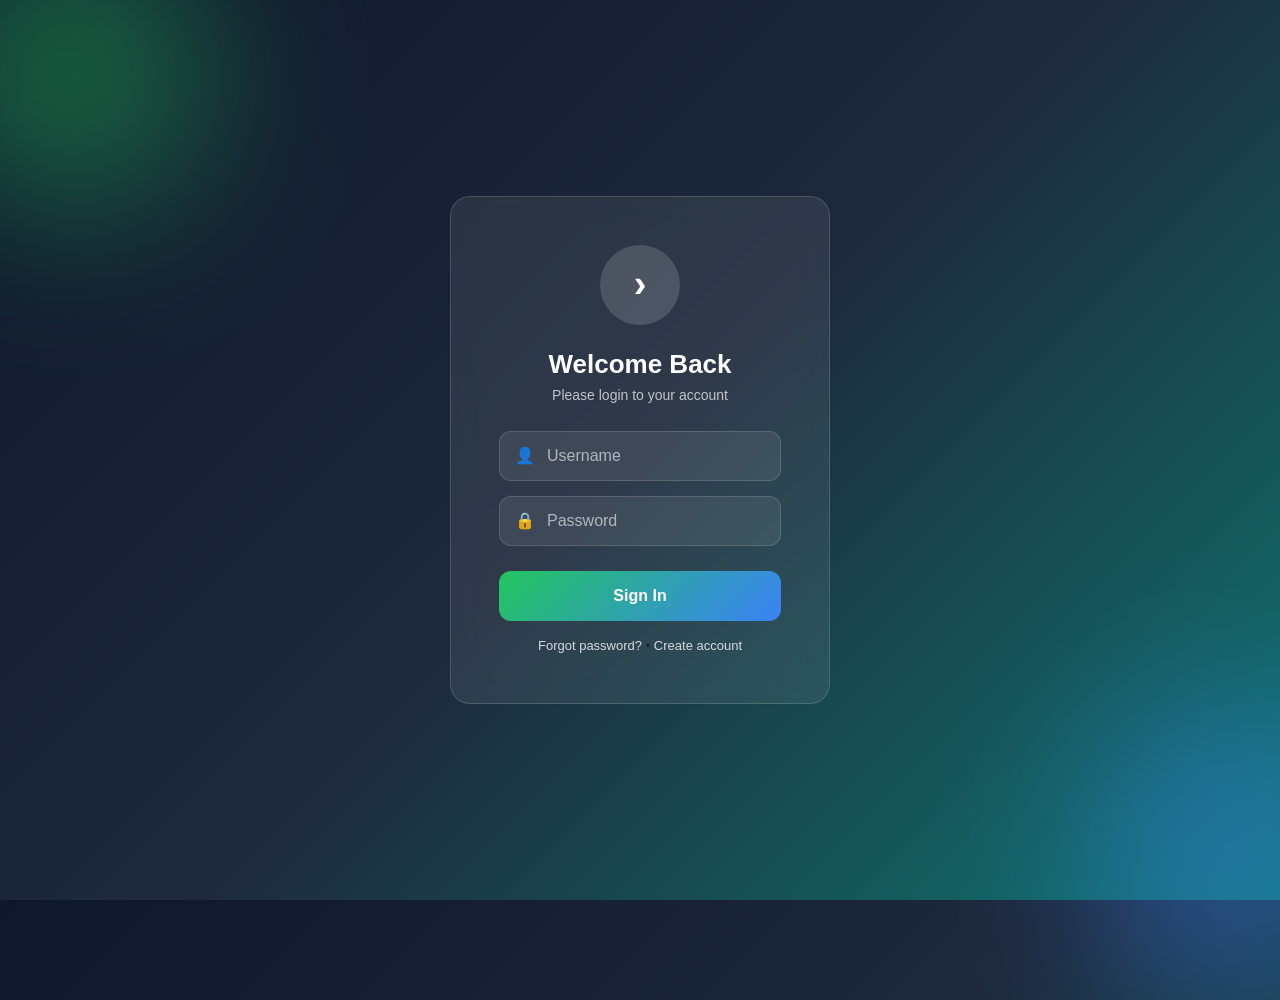
<file: index.html>
<!DOCTYPE html>
<html lang="en">
<head>
  <meta charset="UTF-8" />
  <meta name="viewport" content="width=device-width, initial-scale=1.0" />

  <link href="https://cdn.jsdelivr.net/npm/bootstrap@5.3.8/dist/css/bootstrap.min.css" rel="stylesheet">
  <link rel="stylesheet" href="style.css">

  <title>Neumorphism Login</title>
</head>

<body>

  <main class="container d-flex justify-content-center align-items-center min-vh-100">

    <section class="login-box text-center p-5">

      <div class="logo mb-4">
        <span>›</span>
      </div>

      <h1 class="title">Welcome Back</h1>
      <p class="subtitle">Please login to your account</p>

      <form>

        <div class="input-box">
          <span>👤</span>
          <input type="text" placeholder="Username" required>
        </div>

        <div class="input-box">
          <span>🔒</span>
          <input type="password" placeholder="Password" required>
        </div>

        <button class="login-btn" type="submit">
          Sign In
        </button>

        <div class="links">
          <a href="#">Forgot password?</a>
          <span>•</span>
          <a href="#">Create account</a>
        </div>

      </form>

    </section>

  </main>

</body>
</html>
</file>
<file: style.css>
/* ========== Base ========== */
body {
  margin: 0;
  font-family: "Segoe UI", sans-serif;
  min-height: 100vh;

  /* Modern gradient background */
  background: linear-gradient(135deg, #0f172a, #1e293b, #0f766e);
  display: flex;
  align-items: center;
  justify-content: center;
  overflow: hidden;
}

/* ========== Background decorative blobs ========== */
body::before,
body::after {
  content: "";
  position: absolute;
  width: 300px;
  height: 300px;
  border-radius: 50%;
  filter: blur(80px);
  opacity: 0.4;
  z-index: 0;
}

body::before {
  background: #22c55e;
  top: -80px;
  left: -80px;
}

body::after {
  background: #3b82f6;
  bottom: -100px;
  right: -100px;
}

/* ========== Card ========== */
.login-box {
  width: 380px;
  padding: 40px;

  border-radius: 20px;

  /* Glass effect instead of shadow */
  background: rgba(255, 255, 255, 0.08);
  backdrop-filter: blur(12px);

  border: 1px solid rgba(255, 255, 255, 0.15);

  text-align: center;
  position: relative;
  z-index: 1;
}

/* ========== Logo ========== */
.logo {
  width: 80px;
  height: 80px;
  margin: 0 auto 20px;

  border-radius: 50%;
  background: rgba(255, 255, 255, 0.15);

  display: flex;
  align-items: center;
  justify-content: center;
}

.logo span {
  font-size: 38px;
  font-weight: bold;
  color: #fff;
}

/* ========== Titles ========== */
.title {
  font-size: 26px;
  font-weight: 700;
  color: white;
  margin-bottom: 5px;
}

.subtitle {
  font-size: 14px;
  color: rgba(255, 255, 255, 0.7);
  margin-bottom: 25px;
}

/* ========== Input ========== */
.input-box {
  display: flex;
  align-items: center;
  gap: 10px;

  height: 50px;
  padding: 0 15px;
  margin-bottom: 15px;

  border-radius: 12px;

  background: rgba(255, 255, 255, 0.08);
  border: 1px solid rgba(255, 255, 255, 0.15);
}

.input-box input {
  border: none;
  outline: none;
  background: transparent;
  width: 100%;
  color: white;
}

.input-box input::placeholder {
  color: rgba(255, 255, 255, 0.6);
}

/* ========== Button ========== */
.login-btn {
  width: 100%;
  height: 50px;

  border: none;
  border-radius: 12px;

  background: linear-gradient(135deg, #22c55e, #3b82f6);
  color: white;

  font-weight: 600;
  margin-top: 10px;

  cursor: pointer;
  transition: 0.3s ease;
}

.login-btn:hover {
  transform: translateY(-2px);
  opacity: 0.9;
}

.login-btn:active {
  transform: scale(0.98);
}

/* ========== Links ========== */
.links {
  margin-top: 15px;
  font-size: 13px;
}

.links a {
  color: rgba(255, 255, 255, 0.8);
  text-decoration: none;
  font-weight: 500;
}

.links a:hover {
  color: white;
}

/* ========== Responsive ========== */
@media (max-width: 500px) {
  .login-box {
    width: 90%;
    padding: 30px;
  }
}
</file>
<file: login-ui/style.css>
/* ========== Base ========== */
body {
  margin: 0;
  font-family: "Segoe UI", sans-serif;
  min-height: 100vh;

  /* Modern gradient background */
  background: linear-gradient(135deg, #0f172a, #1e293b, #0f766e);
  display: flex;
  align-items: center;
  justify-content: center;
  overflow: hidden;
}

/* ========== Background decorative blobs ========== */
body::before,
body::after {
  content: "";
  position: absolute;
  width: 300px;
  height: 300px;
  border-radius: 50%;
  filter: blur(80px);
  opacity: 0.4;
  z-index: 0;
}

body::before {
  background: #22c55e;
  top: -80px;
  left: -80px;
}

body::after {
  background: #3b82f6;
  bottom: -100px;
  right: -100px;
}

/* ========== Card ========== */
.login-box {
  width: 380px;
  padding: 40px;

  border-radius: 20px;

  /* Glass effect instead of shadow */
  background: rgba(255, 255, 255, 0.08);
  backdrop-filter: blur(12px);

  border: 1px solid rgba(255, 255, 255, 0.15);

  text-align: center;
  position: relative;
  z-index: 1;
}

/* ========== Logo ========== */
.logo {
  width: 80px;
  height: 80px;
  margin: 0 auto 20px;

  border-radius: 50%;
  background: rgba(255, 255, 255, 0.15);

  display: flex;
  align-items: center;
  justify-content: center;
}

.logo span {
  font-size: 38px;
  font-weight: bold;
  color: #fff;
}

/* ========== Titles ========== */
.title {
  font-size: 26px;
  font-weight: 700;
  color: white;
  margin-bottom: 5px;
}

.subtitle {
  font-size: 14px;
  color: rgba(255, 255, 255, 0.7);
  margin-bottom: 25px;
}

/* ========== Input ========== */
.input-box {
  display: flex;
  align-items: center;
  gap: 10px;

  height: 50px;
  padding: 0 15px;
  margin-bottom: 15px;

  border-radius: 12px;

  background: rgba(255, 255, 255, 0.08);
  border: 1px solid rgba(255, 255, 255, 0.15);
}

.input-box input {
  border: none;
  outline: none;
  background: transparent;
  width: 100%;
  color: white;
}

.input-box input::placeholder {
  color: rgba(255, 255, 255, 0.6);
}

/* ========== Button ========== */
.login-btn {
  width: 100%;
  height: 50px;

  border: none;
  border-radius: 12px;

  background: linear-gradient(135deg, #22c55e, #3b82f6);
  color: white;

  font-weight: 600;
  margin-top: 10px;

  cursor: pointer;
  transition: 0.3s ease;
}

.login-btn:hover {
  transform: translateY(-2px);
  opacity: 0.9;
}

.login-btn:active {
  transform: scale(0.98);
}

/* ========== Links ========== */
.links {
  margin-top: 15px;
  font-size: 13px;
}

.links a {
  color: rgba(255, 255, 255, 0.8);
  text-decoration: none;
  font-weight: 500;
}

.links a:hover {
  color: white;
}

/* ========== Responsive ========== */
@media (max-width: 500px) {
  .login-box {
    width: 90%;
    padding: 30px;
  }
}
</file>
